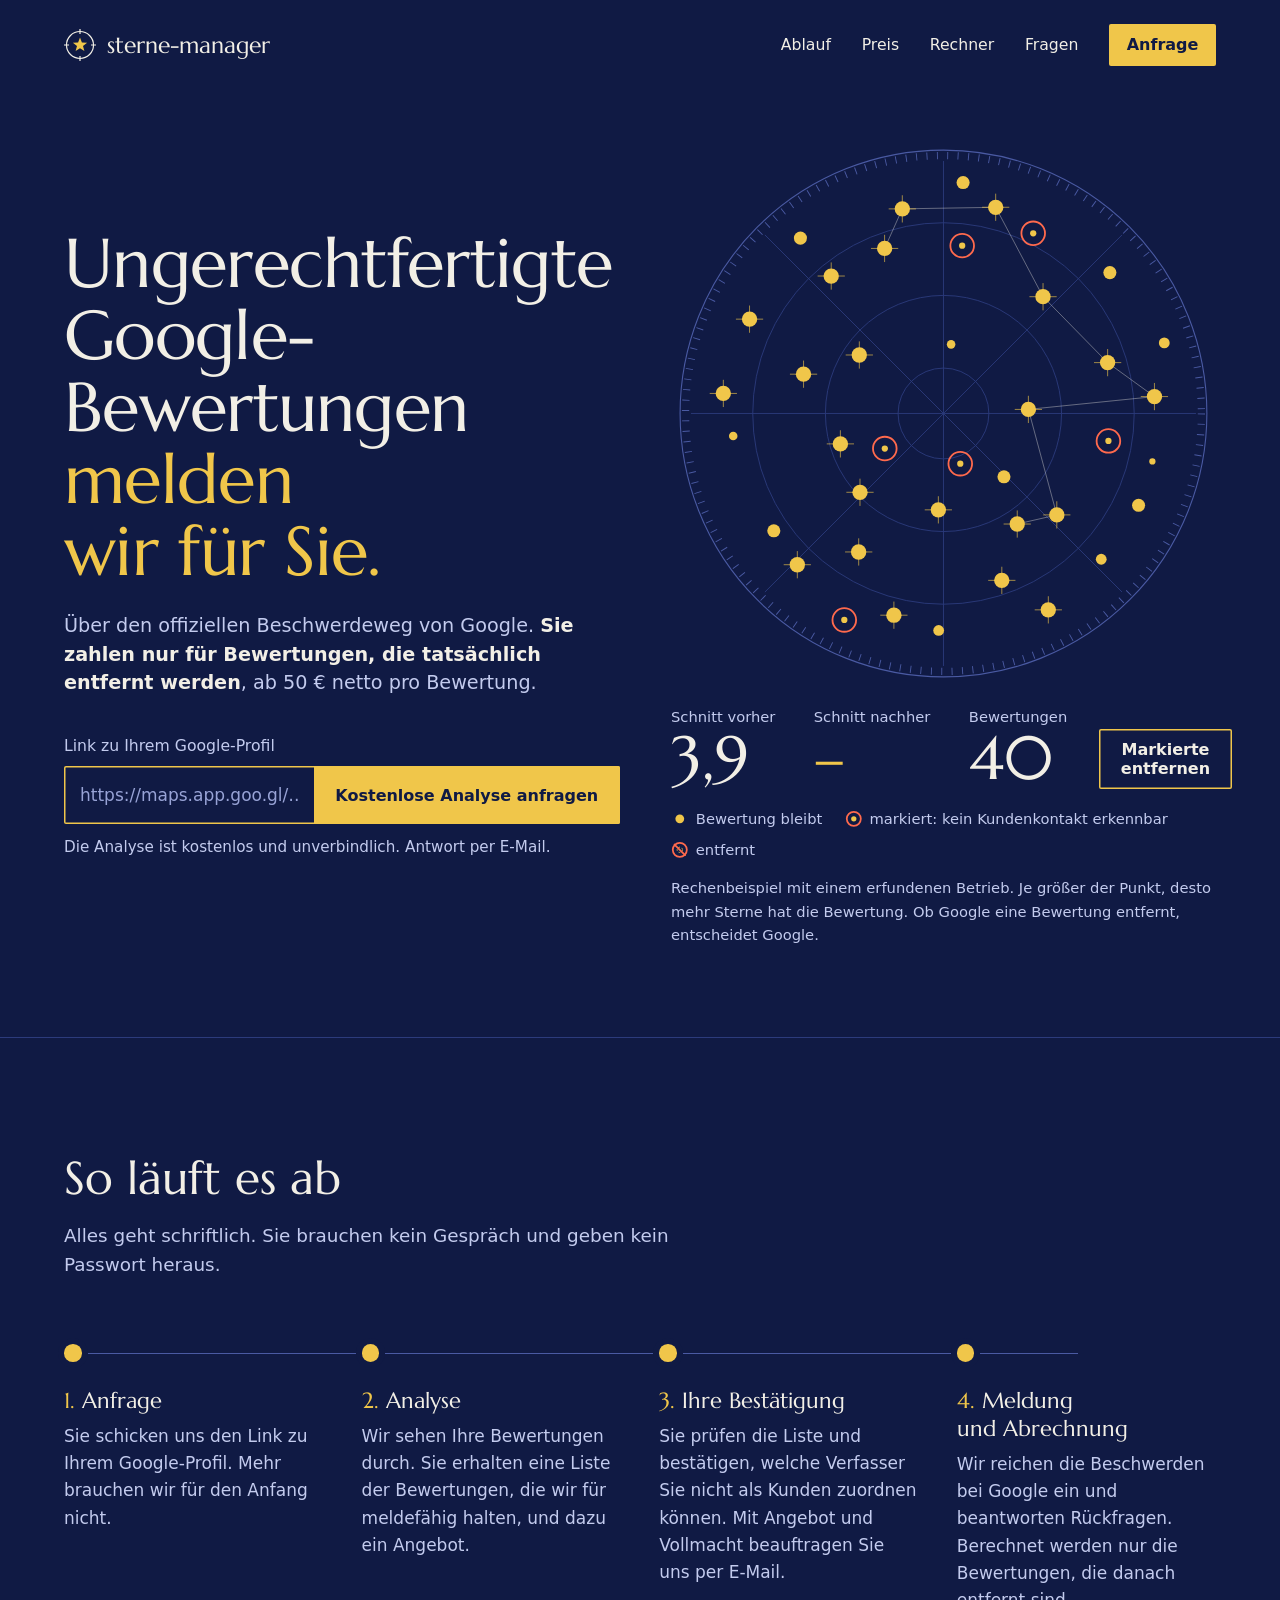
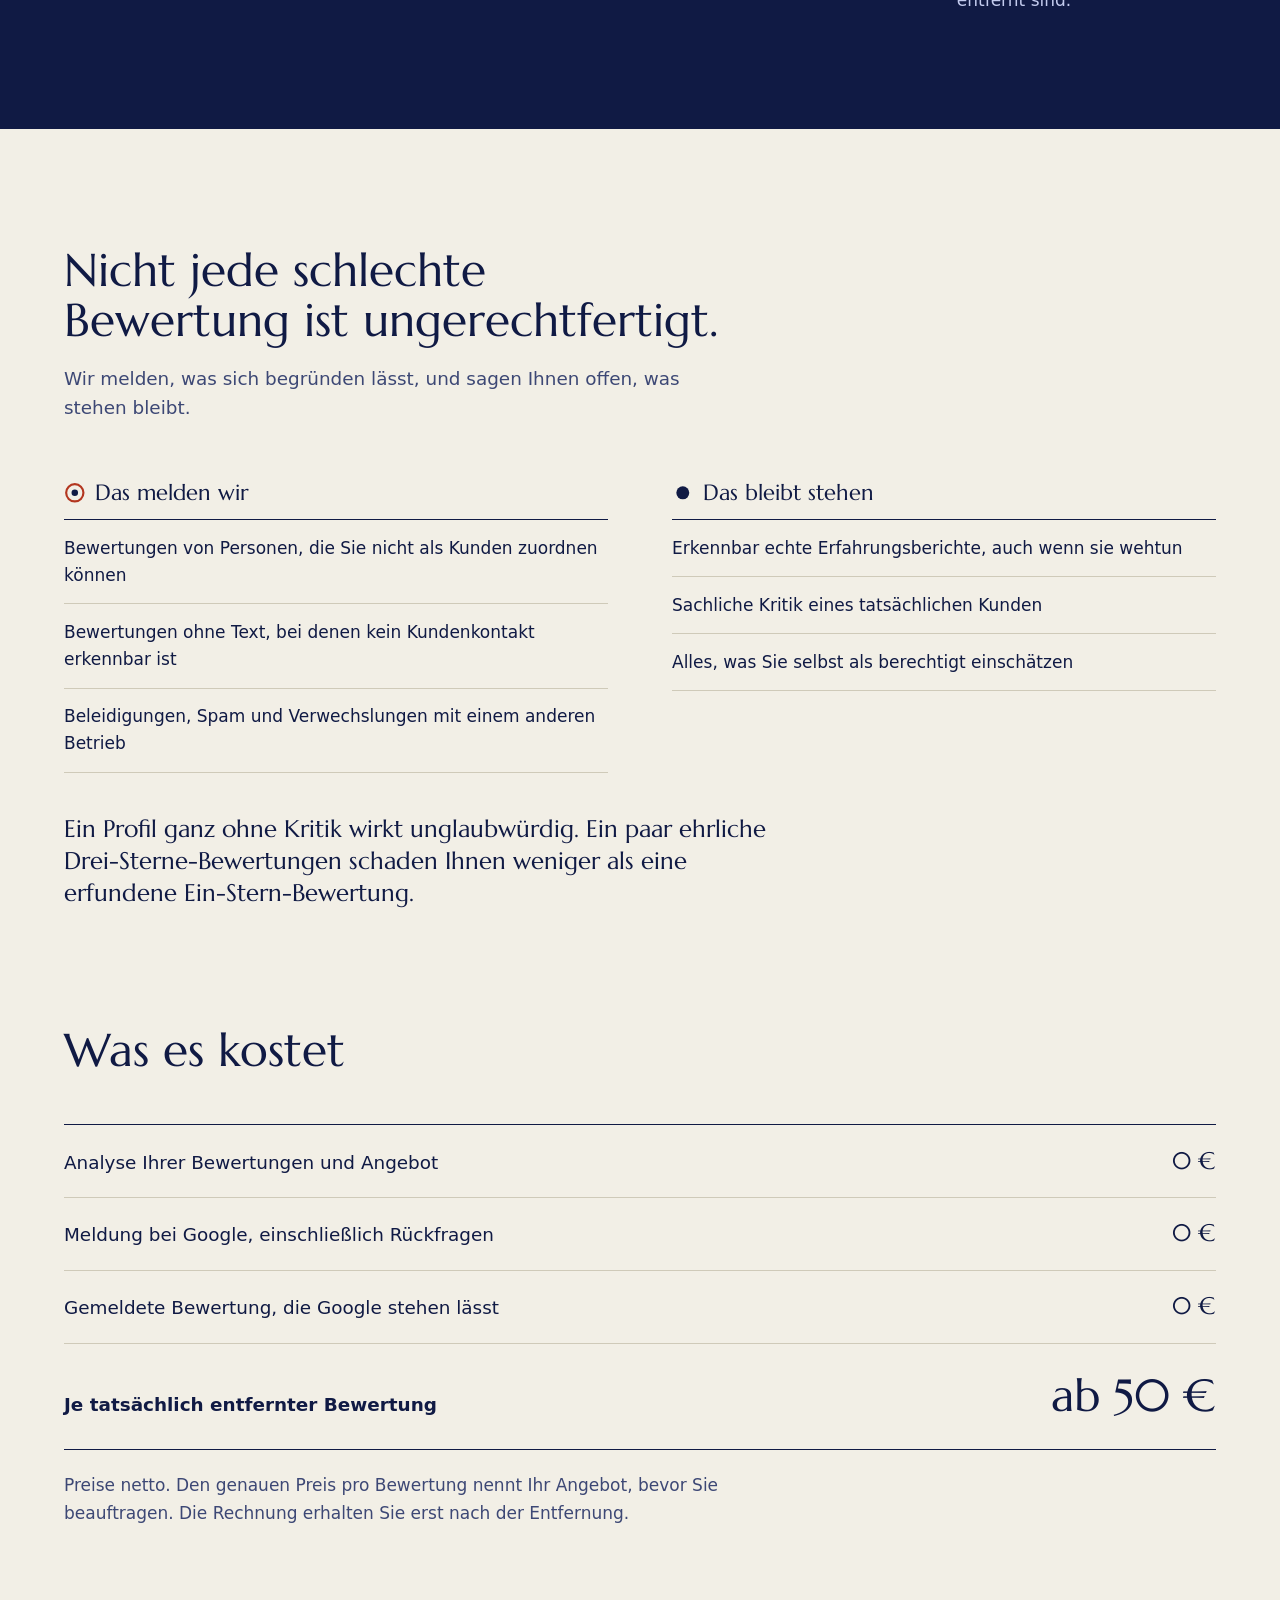
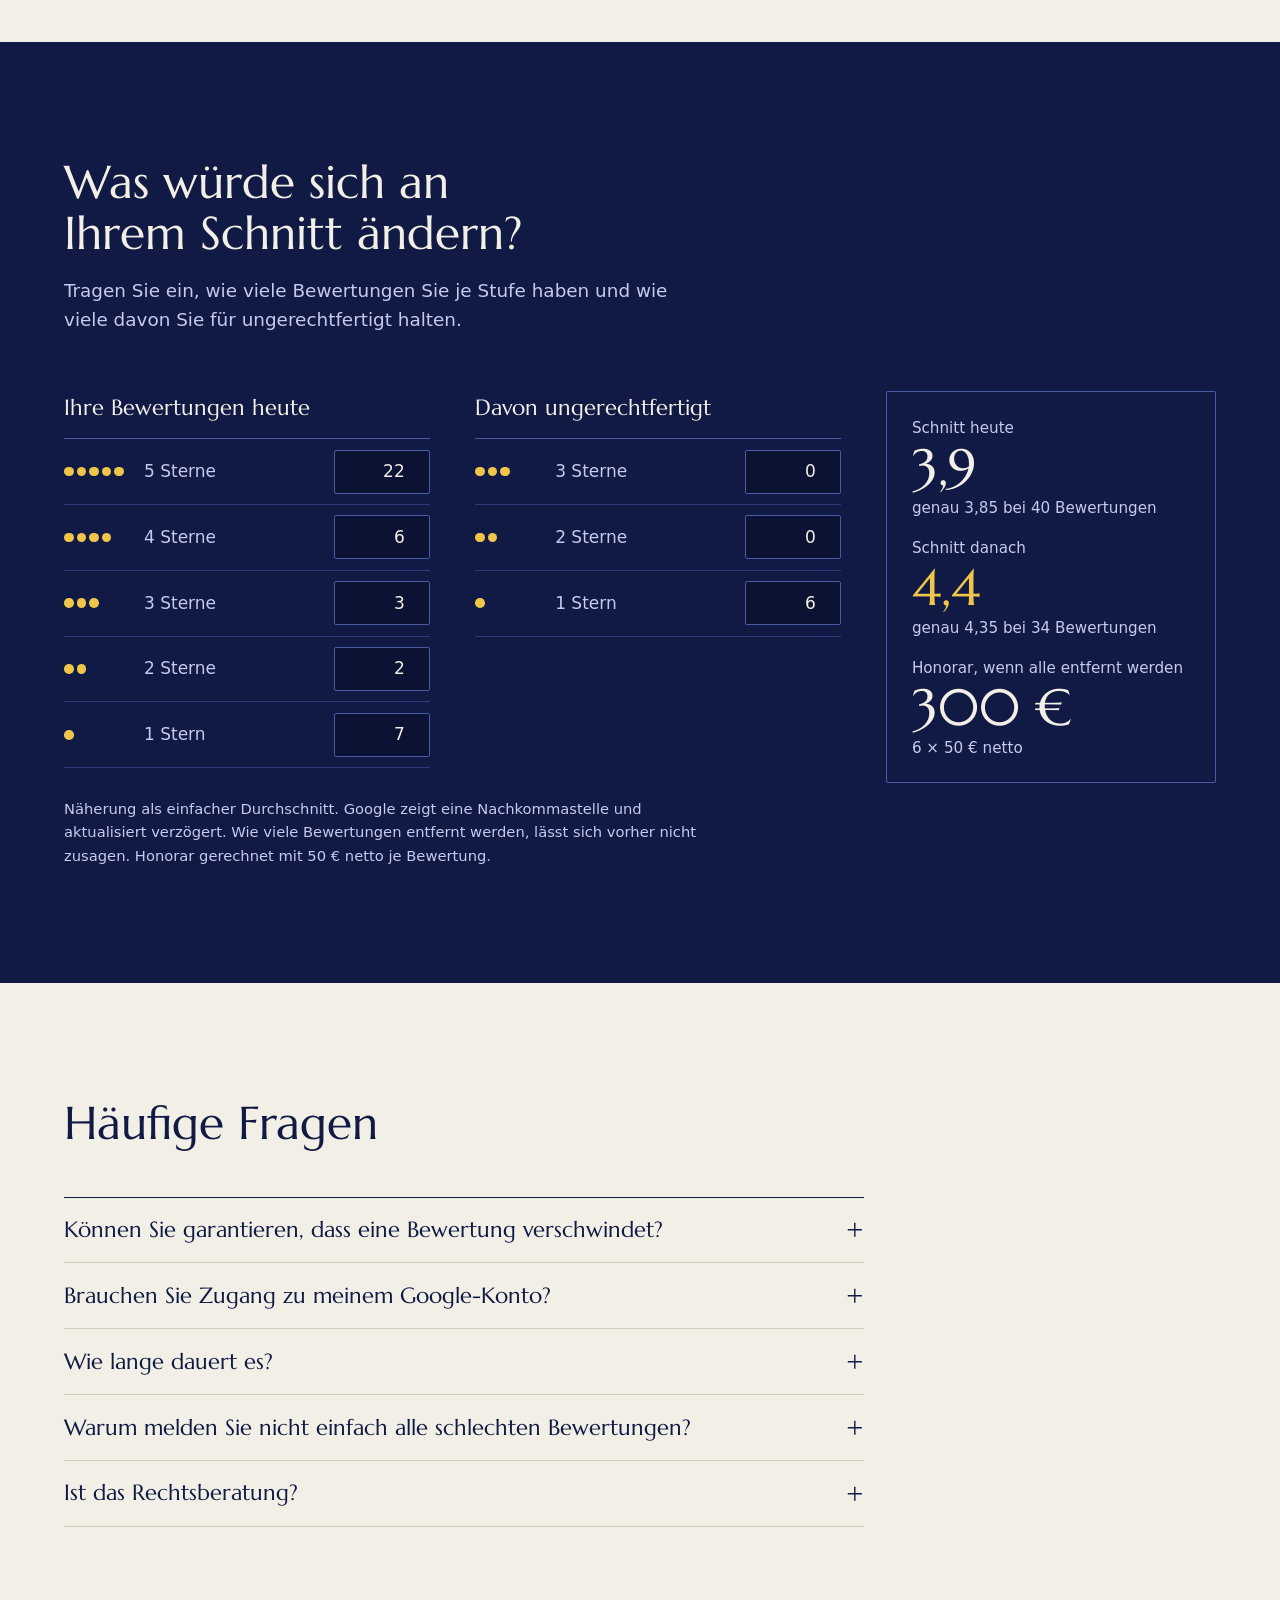
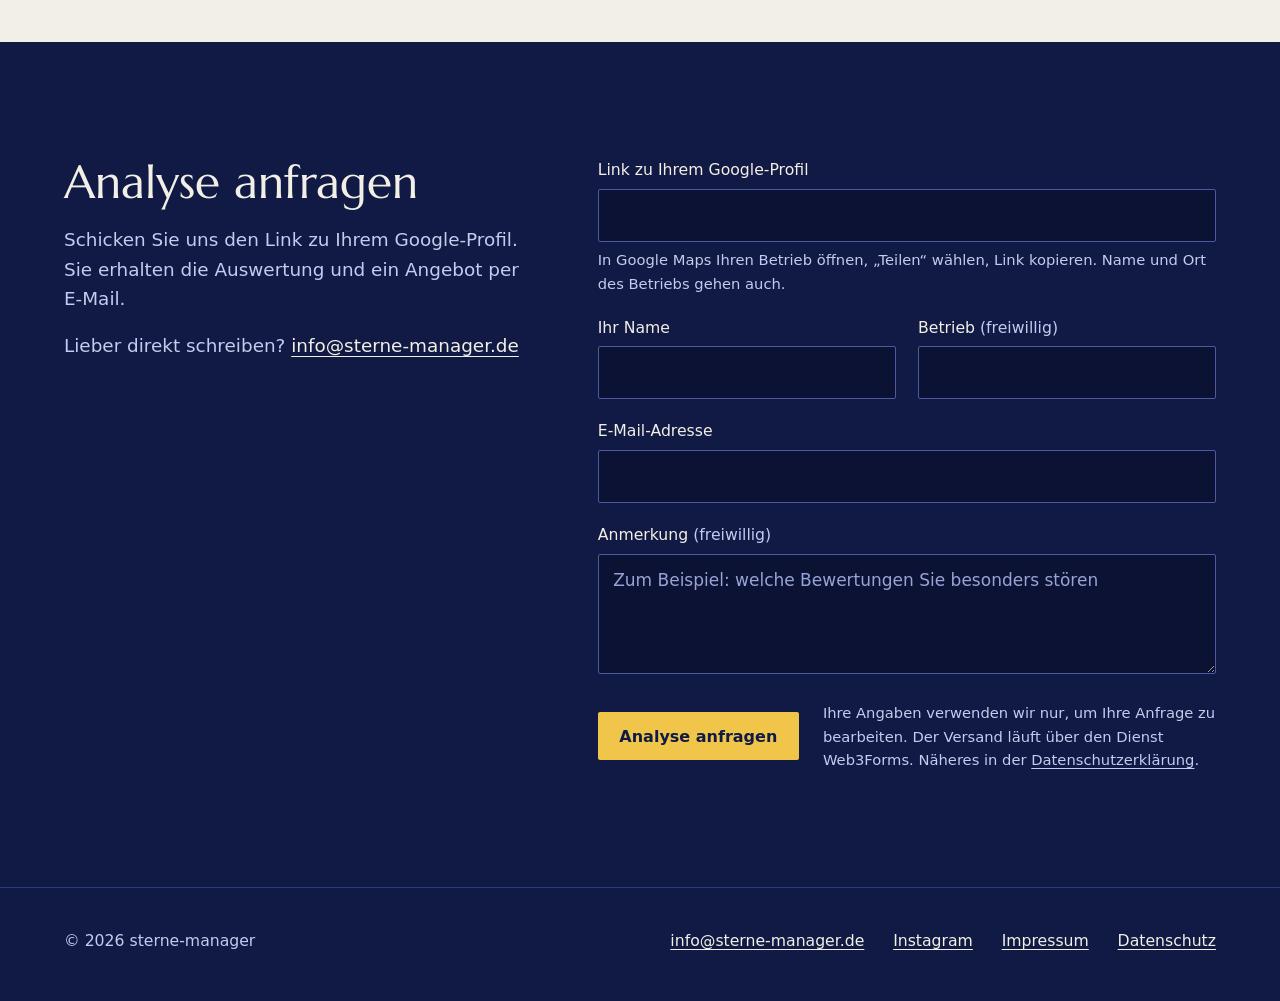
<file: index.html>
<!DOCTYPE html>
<html lang="de">
<head>
  <meta charset="UTF-8">
  <meta name="viewport" content="width=device-width, initial-scale=1">
  <title>sterne-manager | Ungerechtfertigte Google-Bewertungen melden lassen</title>
  <meta name="description" content="Wir melden ungerechtfertigte Google-Bewertungen über den offiziellen Beschwerdeweg von Google. Sie zahlen nur für tatsächlich entfernte Bewertungen, ab 50 € netto.">
  <link rel="canonical" href="https://sterne-manager.de/">
  <meta name="theme-color" content="#101a44">
  <meta property="og:type" content="website">
  <meta property="og:locale" content="de_DE">
  <meta property="og:url" content="https://sterne-manager.de/">
  <meta property="og:title" content="sterne-manager | Ungerechtfertigte Google-Bewertungen melden lassen">
  <meta property="og:description" content="Über den offiziellen Beschwerdeweg von Google. Sie zahlen nur für tatsächlich entfernte Bewertungen.">
  <meta property="og:image" content="https://sterne-manager.de/og-image.png">
  <meta property="og:image:width" content="1200">
  <meta property="og:image:height" content="630">
  <meta property="og:image:alt" content="sterne-manager: Ungerechtfertigte Google-Bewertungen melden wir für Sie.">
  <meta name="twitter:card" content="summary_large_image">
  <meta name="twitter:image" content="https://sterne-manager.de/og-image.png">
  <link rel="icon" href="favicon.svg" type="image/svg+xml">
  <link rel="stylesheet" href="styles.css">
  <script type="application/ld+json">
  {"@context":"https://schema.org","@type":"ProfessionalService","name":"sterne-manager","url":"https://sterne-manager.de/","email":"info@sterne-manager.de","areaServed":"DE","description":"Meldung ungerechtfertigter Google-Bewertungen über den offiziellen Beschwerdeweg von Google. Bezahlung nur für tatsächlich entfernte Bewertungen."}
  </script>
</head>
<body>
  <a class="sprung" href="#inhalt">Zum Inhalt springen</a>

  <header class="innen kopf">
    <a class="marke" href="./" aria-label="sterne-manager, Startseite">
      <svg viewBox="0 0 32 32" aria-hidden="true"><circle cx="16" cy="16" r="13.5" fill="none" stroke="#f2efe6" stroke-width="1.2"/><path d="M16 0v5M16 27v5M0 16h5M27 16h5" stroke="#f2efe6" stroke-width="1.2"/><path d="M16 8.5l1.9 4.9 5.2.3-4.1 3.3 1.4 5.1-4.4-2.9-4.4 2.9 1.4-5.1-4.1-3.3 5.2-.3z" fill="#f0c64a"/></svg>
      <span>sterne-manager</span>
    </a>
    <nav class="navi" aria-label="Hauptnavigation">
      <a href="#ablauf">Ablauf</a>
      <a href="#preis">Preis</a>
      <a href="#rechner">Rechner</a>
      <a href="#fragen">Fragen</a>
      <a class="knopf" href="#anfrage">Anfrage</a>
    </nav>
  </header>

  <main id="inhalt">
    <section class="innen auftakt">
      <div>
        <h1>Ungerechtfertigte Google-Bewertungen <em>melden wir für Sie.</em></h1>
        <p class="unter">Über den offiziellen Beschwerdeweg von Google. <strong>Sie zahlen nur für Bewertungen, die tatsächlich entfernt werden</strong>, ab 50&nbsp;€ netto pro Bewertung.</p>
        <form class="schnell" id="schnell" action="#anfrage">
          <label for="schnell-link">Link zu Ihrem Google-Profil</label>
          <div class="schnell-zeile">
            <input id="schnell-link" type="text" inputmode="url" autocomplete="off" placeholder="https://maps.app.goo.gl/…">
            <button class="knopf" type="submit">Kostenlose Analyse anfragen</button>
          </div>
          <p class="klein">Die Analyse ist kostenlos und unverbindlich. Antwort per E-Mail.</p>
        </form>
      </div>

      <div class="tafel">
        <svg class="karte" id="karte" viewBox="0 0 600 600" data-zustand="markiert" role="img" aria-labelledby="karte-titel">
          <title id="karte-titel">Rechenbeispiel als Sternkarte: 40 Bewertungen eines erfundenen Betriebs, sechs davon als ungerechtfertigt markiert.</title>
          <circle class="netz-rand" cx="300" cy="300" r="290"/>
          <circle class="teilung" cx="300" cy="300" r="284"/>
          <circle class="netz" cx="300" cy="300" r="210"/>
          <circle class="netz" cx="300" cy="300" r="130"/>
          <circle class="netz" cx="300" cy="300" r="50"/>
          <path class="netz" d="M300 22v556M22 300h556M103.4 103.4l393.2 393.2M103.4 496.6l393.2-393.2"/>
          <g id="karte-sterne"></g>
        </svg>
        <div class="ablesung">
          <dl>
            <div><dt>Schnitt vorher</dt><dd id="lese-vorher">3,9</dd></div>
            <div><dt>Schnitt nachher</dt><dd class="gold" id="lese-nachher" aria-live="polite">–</dd></div>
            <div><dt>Bewertungen</dt><dd id="lese-anzahl">40</dd></div>
          </dl>
          <button class="knopf knopf-linie" type="button" id="karte-knopf" aria-pressed="false">Markierte entfernen</button>
        </div>
        <ul class="legende">
          <li><svg viewBox="0 0 20 20" aria-hidden="true"><circle cx="10" cy="10" r="5" fill="#f0c64a"/></svg>Bewertung bleibt</li>
          <li><svg viewBox="0 0 20 20" aria-hidden="true"><circle cx="10" cy="10" r="3" fill="#f0c64a"/><circle cx="10" cy="10" r="8" fill="none" stroke="#ff6a4d" stroke-width="2"/></svg>markiert: kein Kundenkontakt erkennbar</li>
          <li><svg viewBox="0 0 20 20" aria-hidden="true"><circle cx="10" cy="10" r="3" fill="none" stroke="#f0c64a" stroke-dasharray="2 2"/><circle cx="10" cy="10" r="8" fill="none" stroke="#ff6a4d" stroke-width="2"/><path d="M4 4l12 12" stroke="#ff6a4d" stroke-width="2" stroke-linecap="round"/></svg>entfernt</li>
        </ul>
        <p class="hinweis">Rechenbeispiel mit einem erfundenen Betrieb. Je größer der Punkt, desto mehr Sterne hat die Bewertung. Ob Google eine Bewertung entfernt, entscheidet Google.</p>
      </div>
    </section>

    <section class="abschnitt linie-oben" id="ablauf">
      <div class="innen">
        <h2>So läuft es ab</h2>
        <p class="vorspann">Alles geht schriftlich. Sie brauchen kein Gespräch und geben kein Passwort heraus.</p>
        <ol class="ablauf">
          <li><h3>Anfrage</h3><p>Sie schicken uns den Link zu Ihrem Google-Profil. Mehr brauchen wir für den Anfang nicht.</p></li>
          <li><h3>Analyse</h3><p>Wir sehen Ihre Bewertungen durch. Sie erhalten eine Liste der Bewertungen, die wir für meldefähig halten, und dazu ein Angebot.</p></li>
          <li><h3>Ihre Bestätigung</h3><p>Sie prüfen die Liste und bestätigen, welche Verfasser Sie nicht als Kunden zuordnen können. Mit Angebot und Vollmacht beauftragen Sie uns per E-Mail.</p></li>
          <li><h3>Meldung und Abrechnung</h3><p>Wir reichen die Beschwerden bei Google ein und beantworten Rückfragen. Berechnet werden nur die Bewertungen, die danach entfernt sind.</p></li>
        </ol>
      </div>
    </section>

    <section class="abschnitt papier">
      <div class="innen">
        <h2>Nicht jede schlechte Bewertung ist ungerechtfertigt.</h2>
        <p class="vorspann">Wir melden, was sich begründen lässt, und sagen Ihnen offen, was stehen bleibt.</p>
        <div class="zwei">
          <div>
            <h3><svg viewBox="0 0 20 20" aria-hidden="true"><circle cx="10" cy="10" r="3" fill="#101a44"/><circle cx="10" cy="10" r="8" fill="none" stroke="#b3361f" stroke-width="2"/></svg>Das melden wir</h3>
            <ul>
              <li>Bewertungen von Personen, die Sie nicht als Kunden zuordnen können</li>
              <li>Bewertungen ohne Text, bei denen kein Kundenkontakt erkennbar ist</li>
              <li>Beleidigungen, Spam und Verwechslungen mit einem anderen Betrieb</li>
            </ul>
          </div>
          <div>
            <h3><svg viewBox="0 0 20 20" aria-hidden="true"><circle cx="10" cy="10" r="6" fill="#101a44"/></svg>Das bleibt stehen</h3>
            <ul>
              <li>Erkennbar echte Erfahrungsberichte, auch wenn sie wehtun</li>
              <li>Sachliche Kritik eines tatsächlichen Kunden</li>
              <li>Alles, was Sie selbst als berechtigt einschätzen</li>
            </ul>
          </div>
        </div>
        <p class="merksatz">Ein Profil ganz ohne Kritik wirkt unglaubwürdig. Ein paar ehrliche Drei-Sterne-Bewertungen schaden Ihnen weniger als eine erfundene Ein-Stern-Bewertung.</p>
      </div>
    </section>

    <section class="abschnitt papier anschluss" id="preis">
      <div class="innen">
        <h2>Was es kostet</h2>
        <table class="preise">
          <tbody>
            <tr><th scope="row">Analyse Ihrer Bewertungen und Angebot</th><td>0 €</td></tr>
            <tr><th scope="row">Meldung bei Google, einschließlich Rückfragen</th><td>0 €</td></tr>
            <tr><th scope="row">Gemeldete Bewertung, die Google stehen lässt</th><td>0 €</td></tr>
            <tr class="haupt"><th scope="row">Je tatsächlich entfernter Bewertung</th><td>ab 50 €</td></tr>
          </tbody>
        </table>
        <p class="preise-fuss">Preise netto. Den genauen Preis pro Bewertung nennt Ihr Angebot, bevor Sie beauftragen. Die Rechnung erhalten Sie erst nach der Entfernung.</p>
      </div>
    </section>

    <section class="abschnitt" id="rechner">
      <div class="innen">
        <h2>Was würde sich an Ihrem Schnitt ändern?</h2>
        <p class="vorspann">Tragen Sie ein, wie viele Bewertungen Sie je Stufe haben und wie viele davon Sie für ungerechtfertigt halten.</p>
        <form class="rechner" id="rechner-form" onsubmit="return false">
          <fieldset>
            <legend>Ihre Bewertungen heute</legend>
            <div class="feldzeile"><label for="r5"><span class="punkte" aria-hidden="true"><i></i><i></i><i></i><i></i><i></i></span>5 Sterne</label><input id="r5" type="number" min="0" step="1" inputmode="numeric" value="22" data-stufe="5"></div>
            <div class="feldzeile"><label for="r4"><span class="punkte" aria-hidden="true"><i></i><i></i><i></i><i></i></span>4 Sterne</label><input id="r4" type="number" min="0" step="1" inputmode="numeric" value="6" data-stufe="4"></div>
            <div class="feldzeile"><label for="r3"><span class="punkte" aria-hidden="true"><i></i><i></i><i></i></span>3 Sterne</label><input id="r3" type="number" min="0" step="1" inputmode="numeric" value="3" data-stufe="3"></div>
            <div class="feldzeile"><label for="r2"><span class="punkte" aria-hidden="true"><i></i><i></i></span>2 Sterne</label><input id="r2" type="number" min="0" step="1" inputmode="numeric" value="2" data-stufe="2"></div>
            <div class="feldzeile"><label for="r1"><span class="punkte" aria-hidden="true"><i></i></span>1 Stern</label><input id="r1" type="number" min="0" step="1" inputmode="numeric" value="7" data-stufe="1"></div>
          </fieldset>
          <fieldset>
            <legend>Davon ungerechtfertigt</legend>
            <div class="feldzeile"><label for="w3"><span class="punkte" aria-hidden="true"><i></i><i></i><i></i></span>3 Sterne</label><input id="w3" type="number" min="0" step="1" inputmode="numeric" value="0" data-weg="3"></div>
            <div class="feldzeile"><label for="w2"><span class="punkte" aria-hidden="true"><i></i><i></i></span>2 Sterne</label><input id="w2" type="number" min="0" step="1" inputmode="numeric" value="0" data-weg="2"></div>
            <div class="feldzeile"><label for="w1"><span class="punkte" aria-hidden="true"><i></i></span>1 Stern</label><input id="w1" type="number" min="0" step="1" inputmode="numeric" value="6" data-weg="1"></div>
          </fieldset>
          <div class="ergebnis" aria-live="polite">
            <dl>
              <div><dt>Schnitt heute</dt><dd id="e-heute">–</dd></div>
              <div><dt>Schnitt danach</dt><dd class="gold" id="e-danach">–</dd></div>
              <div><dt>Honorar, wenn alle entfernt werden</dt><dd id="e-honorar">–</dd></div>
            </dl>
          </div>
        </form>
        <p class="hinweis">Näherung als einfacher Durchschnitt. Google zeigt eine Nachkommastelle und aktualisiert verzögert. Wie viele Bewertungen entfernt werden, lässt sich vorher nicht zusagen. Honorar gerechnet mit 50&nbsp;€ netto je Bewertung.</p>
      </div>
    </section>

    <section class="abschnitt papier" id="fragen">
      <div class="innen">
        <h2>Häufige Fragen</h2>
        <div class="fragen">
          <details>
            <summary>Können Sie garantieren, dass eine Bewertung verschwindet?<svg viewBox="0 0 20 20" aria-hidden="true"><path d="M10 2v16M2 10h16" stroke="#101a44" stroke-width="1.6"/></svg></summary>
            <p>Nein. Über jede Beschwerde entscheidet Google. Deshalb zahlen Sie nur für Bewertungen, die tatsächlich entfernt wurden.</p>
          </details>
          <details>
            <summary>Brauchen Sie Zugang zu meinem Google-Konto?<svg viewBox="0 0 20 20" aria-hidden="true"><path d="M10 2v16M2 10h16" stroke="#101a44" stroke-width="1.6"/></svg></summary>
            <p>Nein. Wir brauchen kein Passwort und keinen Zugriff auf Ihr Unternehmensprofil. Sie erteilen uns eine Vollmacht, mit der wir die Beschwerden in Ihrem Namen einreichen.</p>
          </details>
          <details>
            <summary>Wie lange dauert es?<svg viewBox="0 0 20 20" aria-hidden="true"><path d="M10 2v16M2 10h16" stroke="#101a44" stroke-width="1.6"/></svg></summary>
            <p>Das hängt davon ab, wie schnell Google die Beschwerden bearbeitet, und lässt sich nicht verlässlich vorhersagen. Wir melden uns, sobald ein Ergebnis vorliegt.</p>
          </details>
          <details>
            <summary>Warum melden Sie nicht einfach alle schlechten Bewertungen?<svg viewBox="0 0 20 20" aria-hidden="true"><path d="M10 2v16M2 10h16" stroke="#101a44" stroke-width="1.6"/></svg></summary>
            <p>Weil eine Beschwerde eine Begründung braucht, die stimmt. Echte Erfahrungsberichte tatsächlicher Kunden melden wir nicht. Außerdem wirkt ein Profil ganz ohne Kritik unglaubwürdig.</p>
          </details>
          <details>
            <summary>Ist das Rechtsberatung?<svg viewBox="0 0 20 20" aria-hidden="true"><path d="M10 2v16M2 10h16" stroke="#101a44" stroke-width="1.6"/></svg></summary>
            <p>Nein. Wir nutzen das Formular, das Google für Beschwerden bereitstellt, und geben keine Rechtsberatung. Für rechtliche Fragen wenden Sie sich bitte an eine Anwältin oder einen Anwalt.</p>
          </details>
        </div>
      </div>
    </section>

    <section class="abschnitt" id="anfrage">
      <div class="innen anfrage">
        <div>
          <h2>Analyse anfragen</h2>
          <p class="vorspann">Schicken Sie uns den Link zu Ihrem Google-Profil. Sie erhalten die Auswertung und ein Angebot per E-Mail.</p>
          <p class="vorspann">Lieber direkt schreiben? <a href="mailto:info@sterne-manager.de">info@sterne-manager.de</a></p>
        </div>
        <form class="formular" action="https://api.web3forms.com/submit" method="POST">
          <input type="hidden" name="access_key" value="62d934c4-db51-422a-b185-8ed86e6a241e">
          <input type="hidden" name="subject" value="Neue Anfrage über sterne-manager.de">
          <input type="hidden" name="from_name" value="sterne-manager.de Anfrage">
          <input type="hidden" name="redirect" value="https://sterne-manager.de/danke.html">
          <input class="honig" type="checkbox" name="botcheck" tabindex="-1" autocomplete="off" aria-hidden="true">
          <div class="voll">
            <label for="profil">Link zu Ihrem Google-Profil</label>
            <input id="profil" name="Google-Profil" type="text" inputmode="url" autocomplete="off" required aria-describedby="profil-hilfe">
            <p class="hilfe" id="profil-hilfe">In Google Maps Ihren Betrieb öffnen, „Teilen“ wählen, Link kopieren. Name und Ort des Betriebs gehen auch.</p>
          </div>
          <div>
            <label for="name">Ihr Name</label>
            <input id="name" name="Name" type="text" autocomplete="name" required>
          </div>
          <div>
            <label for="firma">Betrieb <span>(freiwillig)</span></label>
            <input id="firma" name="Betrieb" type="text" autocomplete="organization">
          </div>
          <div class="voll">
            <label for="email">E-Mail-Adresse</label>
            <input id="email" name="email" type="email" autocomplete="email" required>
          </div>
          <div class="voll">
            <label for="nachricht">Anmerkung <span>(freiwillig)</span></label>
            <textarea id="nachricht" name="Nachricht" placeholder="Zum Beispiel: welche Bewertungen Sie besonders stören"></textarea>
          </div>
          <div class="voll abschluss">
            <button class="knopf" type="submit">Analyse anfragen</button>
            <p>Ihre Angaben verwenden wir nur, um Ihre Anfrage zu bearbeiten. Der Versand läuft über den Dienst Web3Forms. Näheres in der <a href="datenschutz.html">Datenschutzerklärung</a>.</p>
          </div>
        </form>
      </div>
    </section>
  </main>

  <footer class="fuss">
    <div class="innen">
      <p>© 2026 sterne-manager</p>
      <nav aria-label="Rechtliches und Kontakt">
        <a href="mailto:info@sterne-manager.de">info@sterne-manager.de</a>
        <a href="https://www.instagram.com/sterne.manager/" rel="noopener">Instagram</a>
        <a href="impressum.html">Impressum</a>
        <a href="datenschutz.html">Datenschutz</a>
      </nav>
    </div>
  </footer>

  <script src="script.js" defer></script>
  <script data-goatcounter="https://sterne-manager.goatcounter.com/count" async src="https://gc.zgo.at/count.js"></script>
</body>
</html>
</file>
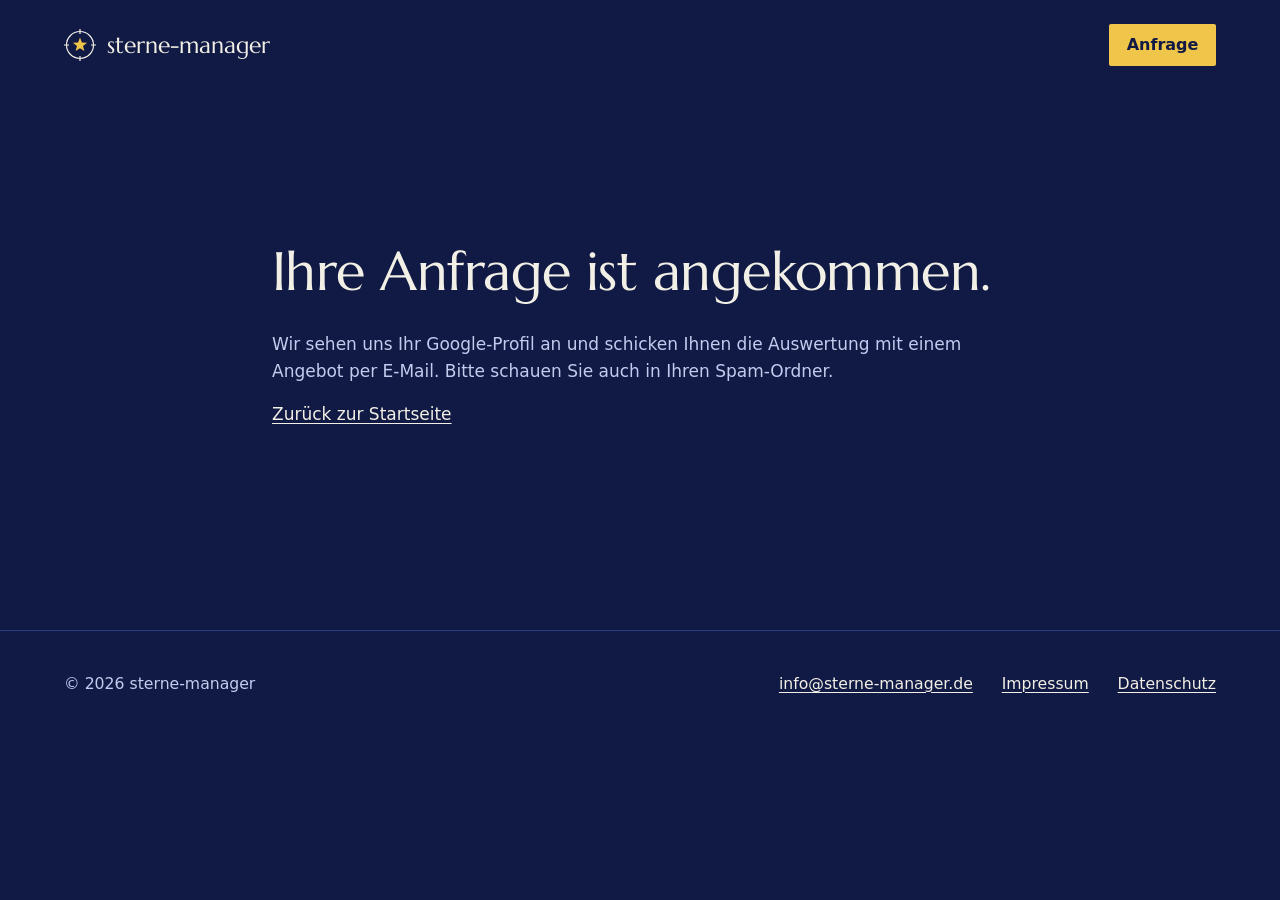
<file: danke.html>
<!DOCTYPE html>
<html lang="de">
<head>
  <meta charset="UTF-8">
  <meta name="viewport" content="width=device-width, initial-scale=1">
  <title>Anfrage gesendet | sterne-manager</title>
  <meta name="robots" content="noindex, nofollow">
  <meta name="theme-color" content="#101a44">
  <link rel="icon" href="/favicon.svg" type="image/svg+xml">
  <link rel="stylesheet" href="/styles.css">
</head>
<body>
  <a class="sprung" href="#inhalt">Zum Inhalt springen</a>
  <header class="innen kopf">
    <a class="marke" href="/" aria-label="sterne-manager, Startseite"><svg viewBox="0 0 32 32" aria-hidden="true"><circle cx="16" cy="16" r="13.5" fill="none" stroke="#f2efe6" stroke-width="1.2"/><path d="M16 0v5M16 27v5M0 16h5M27 16h5" stroke="#f2efe6" stroke-width="1.2"/><path d="M16 8.5l1.9 4.9 5.2.3-4.1 3.3 1.4 5.1-4.4-2.9-4.4 2.9 1.4-5.1-4.1-3.3 5.2-.3z" fill="#f0c64a"/></svg><span>sterne-manager</span></a>
    <nav class="navi" aria-label="Hauptnavigation"><a class="knopf" href="/#anfrage">Anfrage</a></nav>
  </header>
  <main id="inhalt" class="text-seite danke">
    <div class="innen">
      <h1>Ihre Anfrage ist angekommen.</h1>
      <p>Wir sehen uns Ihr Google-Profil an und schicken Ihnen die Auswertung mit einem Angebot per E-Mail. Bitte schauen Sie auch in Ihren Spam-Ordner.</p>
      <p><a href="/">Zurück zur Startseite</a></p>
    </div>
  </main>
  <footer class="fuss">
    <div class="innen">
      <p>© 2026 sterne-manager</p>
      <nav aria-label="Rechtliches und Kontakt">
        <a href="mailto:info@sterne-manager.de">info@sterne-manager.de</a>
        <a href="/impressum.html">Impressum</a>
        <a href="/datenschutz.html">Datenschutz</a>
      </nav>
    </div>
  </footer>
</body>
</html>
</file>
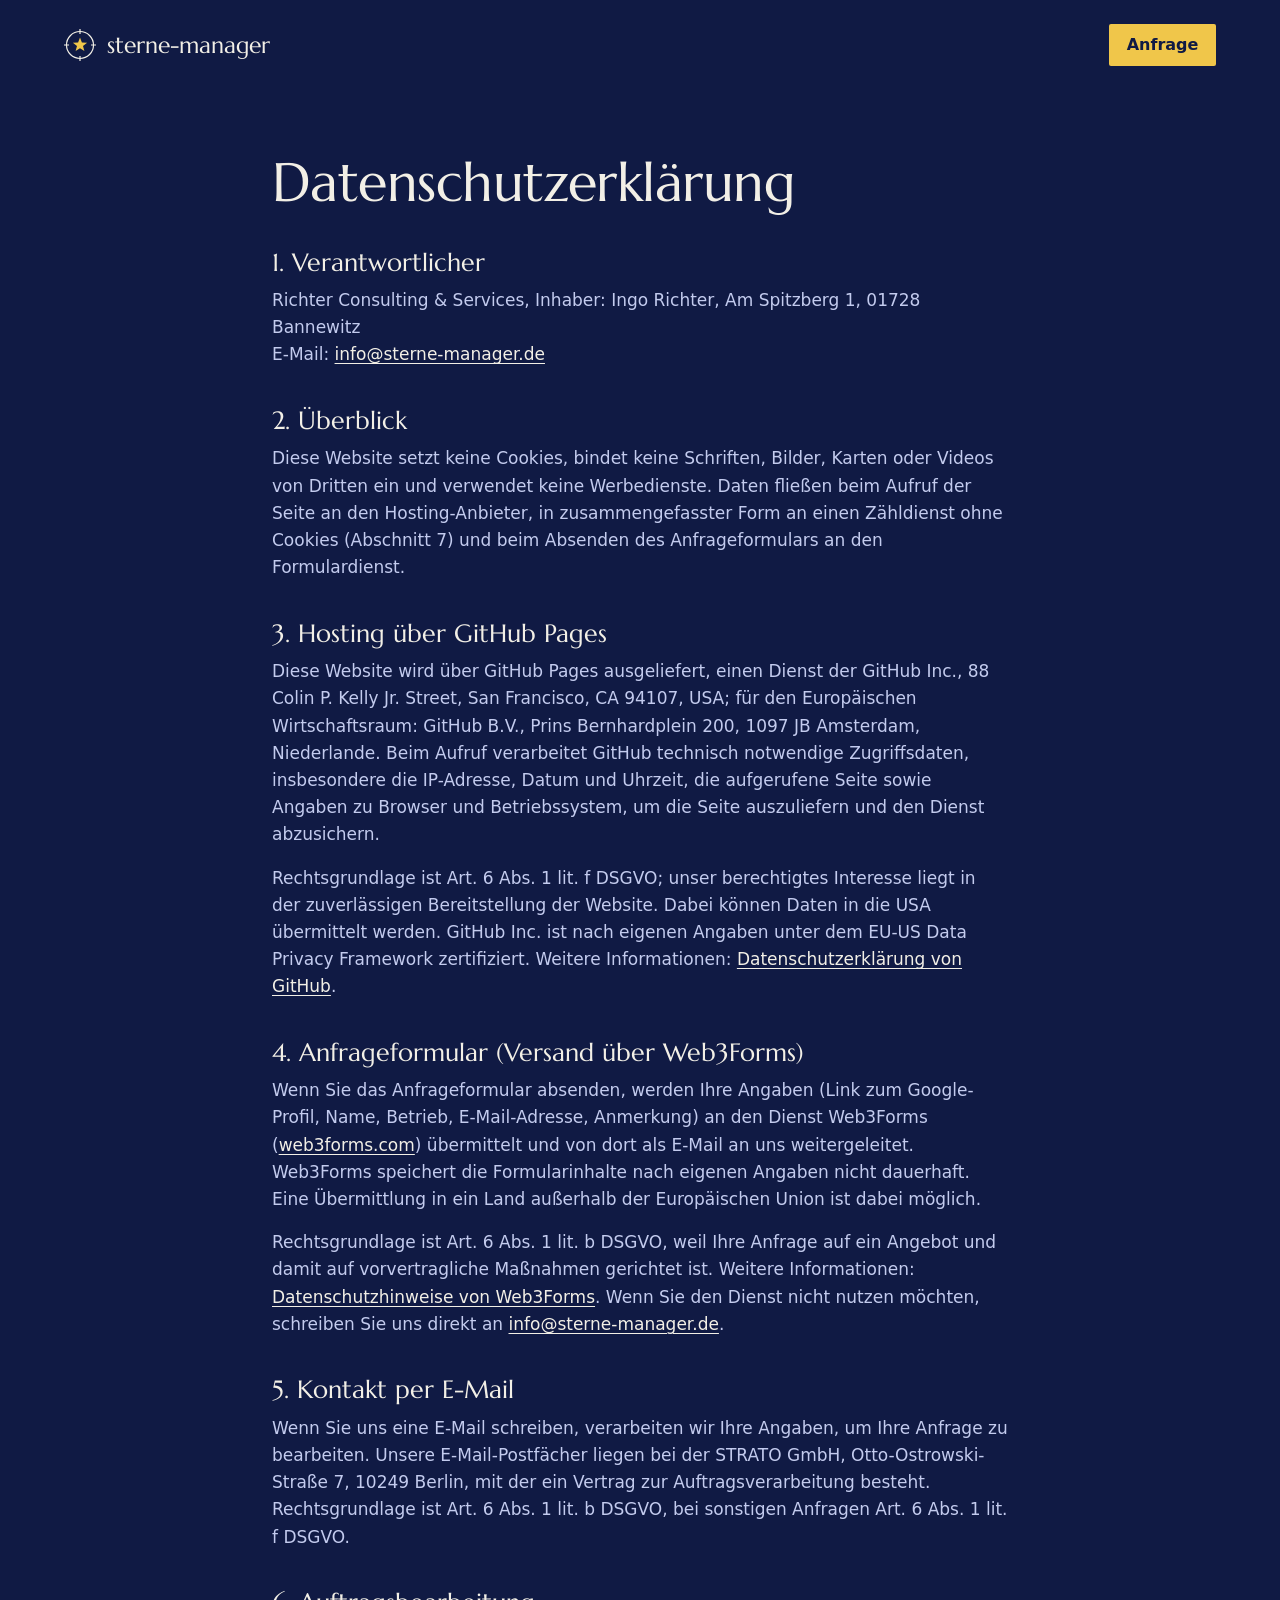
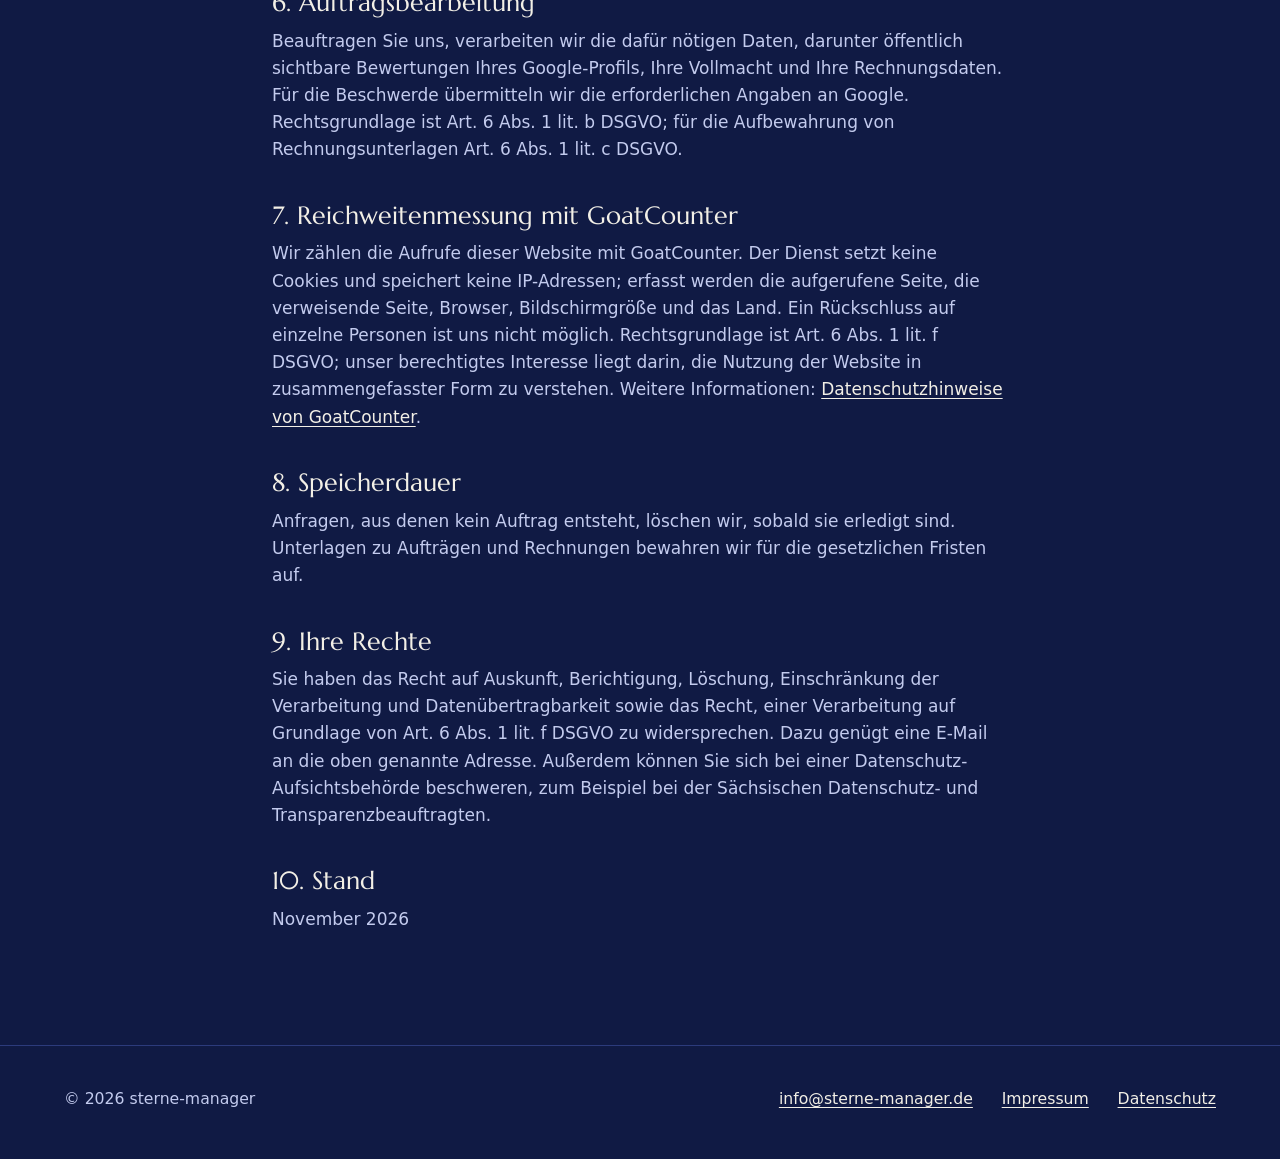
<file: datenschutz.html>
<!DOCTYPE html>
<html lang="de">
<head>
  <meta charset="UTF-8">
  <meta name="viewport" content="width=device-width, initial-scale=1">
  <title>Datenschutzerklärung | sterne-manager</title>
  <meta name="robots" content="noindex, follow">
  <meta name="theme-color" content="#101a44">
  <link rel="icon" href="/favicon.svg" type="image/svg+xml">
  <link rel="stylesheet" href="/styles.css">
</head>
<body>
  <a class="sprung" href="#inhalt">Zum Inhalt springen</a>
  <header class="innen kopf">
    <a class="marke" href="/" aria-label="sterne-manager, Startseite"><svg viewBox="0 0 32 32" aria-hidden="true"><circle cx="16" cy="16" r="13.5" fill="none" stroke="#f2efe6" stroke-width="1.2"/><path d="M16 0v5M16 27v5M0 16h5M27 16h5" stroke="#f2efe6" stroke-width="1.2"/><path d="M16 8.5l1.9 4.9 5.2.3-4.1 3.3 1.4 5.1-4.4-2.9-4.4 2.9 1.4-5.1-4.1-3.3 5.2-.3z" fill="#f0c64a"/></svg><span>sterne-manager</span></a>
    <nav class="navi" aria-label="Hauptnavigation"><a class="knopf" href="/#anfrage">Anfrage</a></nav>
  </header>
  <main id="inhalt" class="text-seite">
    <div class="innen">
      <h1>Datenschutz&shy;erklärung</h1>
      <h2>1. Verantwortlicher</h2>
      <p>Richter Consulting &amp; Services, Inhaber: Ingo Richter, Am Spitzberg 1, 01728 Bannewitz<br>E-Mail: <a href="mailto:info@sterne-manager.de">info@sterne-manager.de</a></p>
      <h2>2. Überblick</h2>
      <p>Diese Website setzt keine Cookies, bindet keine Schriften, Bilder, Karten oder Videos von Dritten ein und verwendet keine Werbedienste. Daten fließen beim Aufruf der Seite an den Hosting-Anbieter, in zusammengefasster Form an einen Zähldienst ohne Cookies (Abschnitt 7) und beim Absenden des Anfrageformulars an den Formulardienst.</p>
      <h2>3. Hosting über GitHub Pages</h2>
      <p>Diese Website wird über GitHub Pages ausgeliefert, einen Dienst der GitHub Inc., 88 Colin P. Kelly Jr. Street, San Francisco, CA 94107, USA; für den Europäischen Wirtschaftsraum: GitHub B.V., Prins Bernhardplein 200, 1097 JB Amsterdam, Niederlande. Beim Aufruf verarbeitet GitHub technisch notwendige Zugriffsdaten, insbesondere die IP-Adresse, Datum und Uhrzeit, die aufgerufene Seite sowie Angaben zu Browser und Betriebssystem, um die Seite auszuliefern und den Dienst abzusichern.</p>
      <p>Rechtsgrundlage ist Art. 6 Abs. 1 lit. f DSGVO; unser berechtigtes Interesse liegt in der zuverlässigen Bereitstellung der Website. Dabei können Daten in die USA übermittelt werden. GitHub Inc. ist nach eigenen Angaben unter dem EU-US Data Privacy Framework zertifiziert. Weitere Informationen: <a href="https://docs.github.com/de/site-policy/privacy-policies/github-general-privacy-statement" rel="noopener">Datenschutzerklärung von GitHub</a>.</p>
      <h2>4. Anfrageformular (Versand über Web3Forms)</h2>
      <p>Wenn Sie das Anfrageformular absenden, werden Ihre Angaben (Link zum Google-Profil, Name, Betrieb, E-Mail-Adresse, Anmerkung) an den Dienst Web3Forms (<a href="https://web3forms.com" rel="noopener">web3forms.com</a>) übermittelt und von dort als E-Mail an uns weitergeleitet. Web3Forms speichert die Formularinhalte nach eigenen Angaben nicht dauerhaft. Eine Übermittlung in ein Land außerhalb der Europäischen Union ist dabei möglich.</p>
      <p>Rechtsgrundlage ist Art. 6 Abs. 1 lit. b DSGVO, weil Ihre Anfrage auf ein Angebot und damit auf vorvertragliche Maßnahmen gerichtet ist. Weitere Informationen: <a href="https://web3forms.com/privacy-policy" rel="noopener">Datenschutzhinweise von Web3Forms</a>. Wenn Sie den Dienst nicht nutzen möchten, schreiben Sie uns direkt an <a href="mailto:info@sterne-manager.de">info@sterne-manager.de</a>.</p>
      <h2>5. Kontakt per E-Mail</h2>
      <p>Wenn Sie uns eine E-Mail schreiben, verarbeiten wir Ihre Angaben, um Ihre Anfrage zu bearbeiten. Unsere E-Mail-Postfächer liegen bei der STRATO GmbH, Otto-Ostrowski-Straße 7, 10249 Berlin, mit der ein Vertrag zur Auftragsverarbeitung besteht. Rechtsgrundlage ist Art. 6 Abs. 1 lit. b DSGVO, bei sonstigen Anfragen Art. 6 Abs. 1 lit. f DSGVO.</p>
      <h2>6. Auftragsbearbeitung</h2>
      <p>Beauftragen Sie uns, verarbeiten wir die dafür nötigen Daten, darunter öffentlich sichtbare Bewertungen Ihres Google-Profils, Ihre Vollmacht und Ihre Rechnungsdaten. Für die Beschwerde übermitteln wir die erforderlichen Angaben an Google. Rechtsgrundlage ist Art. 6 Abs. 1 lit. b DSGVO; für die Aufbewahrung von Rechnungsunterlagen Art. 6 Abs. 1 lit. c DSGVO.</p>
      <h2>7. Reichweitenmessung mit GoatCounter</h2>
      <p>Wir zählen die Aufrufe dieser Website mit GoatCounter. Der Dienst setzt keine Cookies und speichert keine IP-Adressen; erfasst werden die aufgerufene Seite, die verweisende Seite, Browser, Bildschirmgröße und das Land. Ein Rückschluss auf einzelne Personen ist uns nicht möglich. Rechtsgrundlage ist Art. 6 Abs. 1 lit. f DSGVO; unser berechtigtes Interesse liegt darin, die Nutzung der Website in zusammengefasster Form zu verstehen. Weitere Informationen: <a href="https://www.goatcounter.com/help/privacy" rel="noopener">Datenschutzhinweise von GoatCounter</a>.</p>
      <h2>8. Speicherdauer</h2>
      <p>Anfragen, aus denen kein Auftrag entsteht, löschen wir, sobald sie erledigt sind. Unterlagen zu Aufträgen und Rechnungen bewahren wir für die gesetzlichen Fristen auf.</p>
      <h2>9. Ihre Rechte</h2>
      <p>Sie haben das Recht auf Auskunft, Berichtigung, Löschung, Einschränkung der Verarbeitung und Datenübertragbarkeit sowie das Recht, einer Verarbeitung auf Grundlage von Art. 6 Abs. 1 lit. f DSGVO zu widersprechen. Dazu genügt eine E-Mail an die oben genannte Adresse. Außerdem können Sie sich bei einer Datenschutz-Aufsichtsbehörde beschweren, zum Beispiel bei der Sächsischen Datenschutz- und Transparenzbeauftragten.</p>
      <h2>10. Stand</h2>
      <p>November 2026</p>
    </div>
  </main>
  <footer class="fuss">
    <div class="innen">
      <p>© 2026 sterne-manager</p>
      <nav aria-label="Rechtliches und Kontakt">
        <a href="mailto:info@sterne-manager.de">info@sterne-manager.de</a>
        <a href="/impressum.html">Impressum</a>
        <a href="/datenschutz.html">Datenschutz</a>
      </nav>
    </div>
  </footer>
</body>
</html>
</file>
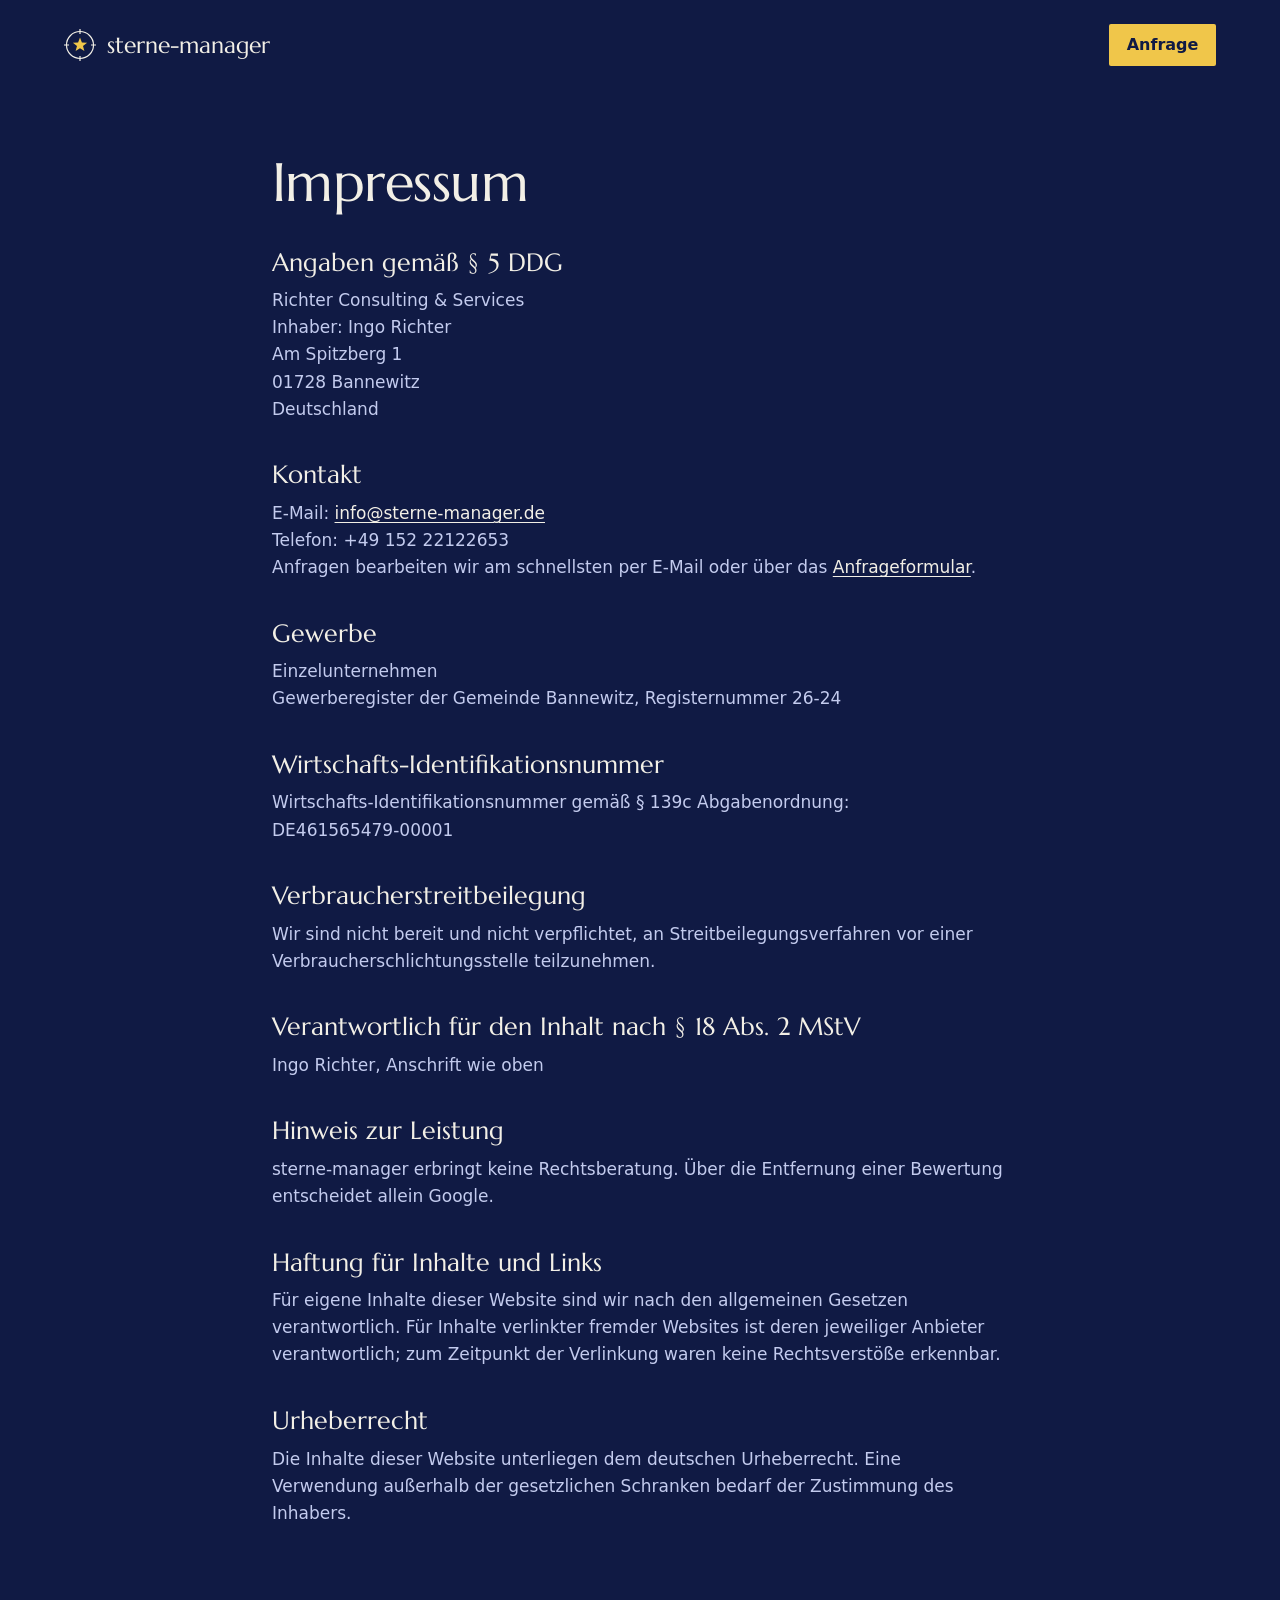
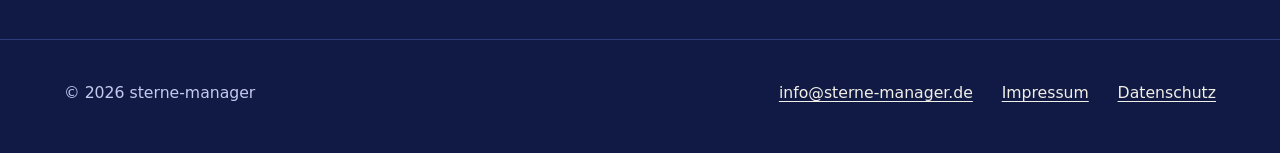
<file: impressum.html>
<!DOCTYPE html>
<html lang="de">
<head>
  <meta charset="UTF-8">
  <meta name="viewport" content="width=device-width, initial-scale=1">
  <title>Impressum | sterne-manager</title>
  <meta name="robots" content="noindex, follow">
  <meta name="theme-color" content="#101a44">
  <link rel="icon" href="/favicon.svg" type="image/svg+xml">
  <link rel="stylesheet" href="/styles.css">
</head>
<body>
  <a class="sprung" href="#inhalt">Zum Inhalt springen</a>
  <header class="innen kopf">
    <a class="marke" href="/" aria-label="sterne-manager, Startseite"><svg viewBox="0 0 32 32" aria-hidden="true"><circle cx="16" cy="16" r="13.5" fill="none" stroke="#f2efe6" stroke-width="1.2"/><path d="M16 0v5M16 27v5M0 16h5M27 16h5" stroke="#f2efe6" stroke-width="1.2"/><path d="M16 8.5l1.9 4.9 5.2.3-4.1 3.3 1.4 5.1-4.4-2.9-4.4 2.9 1.4-5.1-4.1-3.3 5.2-.3z" fill="#f0c64a"/></svg><span>sterne-manager</span></a>
    <nav class="navi" aria-label="Hauptnavigation"><a class="knopf" href="/#anfrage">Anfrage</a></nav>
  </header>
  <main id="inhalt" class="text-seite">
    <div class="innen">
      <h1>Impressum</h1>
      <h2>Angaben gemäß § 5 DDG</h2>
      <p>Richter Consulting &amp; Services<br>Inhaber: Ingo Richter<br>Am Spitzberg 1<br>01728 Bannewitz<br>Deutschland</p>
      <h2>Kontakt</h2>
      <p>E-Mail: <a href="mailto:info@sterne-manager.de">info@sterne-manager.de</a><br>Telefon: +49 152 22122653<br>Anfragen bearbeiten wir am schnellsten per E-Mail oder über das <a href="/#anfrage">Anfrageformular</a>.</p>
      <h2>Gewerbe</h2>
      <p>Einzelunternehmen<br>Gewerberegister der Gemeinde Bannewitz, Registernummer 26-24</p>
      <h2>Wirtschafts-Identifikationsnummer</h2>
      <p>Wirtschafts-Identifikationsnummer gemäß § 139c Abgabenordnung:<br>DE461565479-00001</p>
      <h2>Verbraucherstreitbeilegung</h2>
      <p>Wir sind nicht bereit und nicht verpflichtet, an Streitbeilegungsverfahren vor einer Verbraucherschlichtungsstelle teilzunehmen.</p>
      <h2>Verantwortlich für den Inhalt nach § 18 Abs. 2 MStV</h2>
      <p>Ingo Richter, Anschrift wie oben</p>
      <h2>Hinweis zur Leistung</h2>
      <p>sterne-manager erbringt keine Rechtsberatung. Über die Entfernung einer Bewertung entscheidet allein Google.</p>
      <h2>Haftung für Inhalte und Links</h2>
      <p>Für eigene Inhalte dieser Website sind wir nach den allgemeinen Gesetzen verantwortlich. Für Inhalte verlinkter fremder Websites ist deren jeweiliger Anbieter verantwortlich; zum Zeitpunkt der Verlinkung waren keine Rechtsverstöße erkennbar.</p>
      <h2>Urheberrecht</h2>
      <p>Die Inhalte dieser Website unterliegen dem deutschen Urheberrecht. Eine Verwendung außerhalb der gesetzlichen Schranken bedarf der Zustimmung des Inhabers.</p>
    </div>
  </main>
  <footer class="fuss">
    <div class="innen">
      <p>© 2026 sterne-manager</p>
      <nav aria-label="Rechtliches und Kontakt">
        <a href="mailto:info@sterne-manager.de">info@sterne-manager.de</a>
        <a href="/impressum.html">Impressum</a>
        <a href="/datenschutz.html">Datenschutz</a>
      </nav>
    </div>
  </footer>
</body>
</html>
</file>
<file: styles.css>
/* sterne-manager.de – Sternkarte */
@font-face {
  font-family: "Marcellus";
  src: url("fonts/Marcellus-Regular.ttf") format("truetype");
  font-weight: 400;
  font-style: normal;
  font-display: swap;
}

:root {
  --nacht: #101a44;
  --nacht-tief: #0b1233;
  --netz: #2c3b7c;
  --netz-hell: #4a5aa3;
  --papier: #f2efe6;
  --papier-tinte: #101a44;
  --papier-neben: #3d4875;
  --text: #f2efe6;
  --neben: #c3cbee;
  --gold: #f0c64a;
  --signal: #ff6a4d;
  --signal-tinte: #b3361f;
  --display: "Marcellus", "Palatino Linotype", Palatino, "Book Antiqua", "Noto Serif", Georgia, serif;
  --lauf: "Segoe UI", system-ui, -apple-system, "Helvetica Neue", Roboto, Arial, sans-serif;
  --rand: clamp(1.25rem, 5vw, 4.5rem);
  --ease: cubic-bezier(0.16, 1, 0.3, 1);
}

*, *::before, *::after { box-sizing: border-box; }
html { scroll-behavior: smooth; -webkit-text-size-adjust: 100%; scrollbar-color: var(--netz-hell) var(--nacht-tief); }
body {
  margin: 0;
  background: var(--nacht);
  color: var(--text);
  font: 400 1.0625rem/1.6 var(--lauf);
  -webkit-font-smoothing: antialiased;
}
::selection { background: var(--gold); color: var(--nacht); }
h1, h2, h3 { font-family: var(--display); font-weight: 400; margin: 0; text-wrap: balance; }
h1 { font-size: clamp(2.5rem, 5.4vw, 4.6rem); line-height: 1.04; letter-spacing: -0.01em; }
h2 { font-size: clamp(2rem, 3.6vw, 3rem); line-height: 1.1; }
h3 { font-size: 1.4rem; line-height: 1.25; }
p { margin: 0; }
a { color: inherit; text-decoration-thickness: 1px; text-underline-offset: 0.2em; }
a:hover { text-decoration-color: var(--gold); }
:focus-visible { outline: 2px solid var(--gold); outline-offset: 3px; }
.papier :focus-visible { outline-color: var(--papier-tinte); }
.nur-vorleser { position: absolute; width: 1px; height: 1px; overflow: hidden; clip-path: inset(50%); white-space: nowrap; }
.sprung { position: absolute; left: 1rem; top: -4rem; background: var(--gold); color: var(--nacht); padding: 0.6rem 1rem; z-index: 10; }
.sprung:focus { top: 1rem; }

.innen { width: min(100% - 2 * var(--rand), 76rem); margin-inline: auto; }

/* Kopf */
.kopf { display: flex; align-items: center; justify-content: space-between; gap: 1.5rem; padding-block: 1.5rem; }
.marke { display: inline-flex; align-items: center; gap: 0.7rem; text-decoration: none; font-family: var(--display); font-size: 1.45rem; }
.marke svg { width: 2rem; height: 2rem; flex: none; }
.navi { display: flex; align-items: center; gap: clamp(1rem, 2.4vw, 2.2rem); font-size: 0.98rem; }
.navi a { text-decoration: none; padding-block: 0.4rem; }
.navi a:not(.knopf):hover { text-decoration: underline; text-decoration-color: var(--gold); }

.knopf {
  display: inline-flex; align-items: center; justify-content: center;
  min-height: 3rem; padding: 0.7rem 1.35rem;
  background: var(--gold); color: var(--nacht);
  font: 600 1rem/1.2 var(--lauf); text-decoration: none;
  border: 0; border-radius: 2px; cursor: pointer;
  transition: background-color 0.2s var(--ease), transform 0.2s var(--ease);
}
.knopf:hover { background: #ffd968; }
.knopf:active { transform: translateY(1px); }
.knopf-linie { background: transparent; color: var(--text); box-shadow: inset 0 0 0 1.5px var(--gold); }
.knopf-linie:hover { background: rgba(240, 198, 74, 0.14); }
.navi .knopf { min-height: 2.6rem; padding: 0.5rem 1.1rem; }

/* Tafel I: Auftakt */
.auftakt { display: grid; grid-template-columns: minmax(0, 1.02fr) minmax(0, 1fr); gap: clamp(2rem, 4vw, 4rem); align-items: center; padding-block: clamp(1.5rem, 4vw, 3.5rem) clamp(3.5rem, 7vw, 6rem); }
.auftakt h1 em { font-style: normal; color: var(--gold); }
.auftakt .unter { margin-top: 1.5rem; max-width: 34rem; font-size: 1.2rem; line-height: 1.5; color: var(--neben); }
.auftakt .unter strong { color: var(--text); font-weight: 600; }

.schnell { margin-top: 2.2rem; max-width: 36rem; }
.schnell label { display: block; margin-bottom: 0.5rem; font-size: 0.98rem; color: var(--neben); }
.schnell-zeile { display: flex; box-shadow: inset 0 0 0 1.5px var(--gold); border-radius: 2px; }
.schnell-zeile input { flex: 1; min-width: 0; padding: 0.95rem 1rem; background: transparent; border: 0; color: var(--text); font: inherit; caret-color: var(--gold); }
.schnell-zeile input::placeholder { color: #98a3d6; }
.schnell-zeile input:focus-visible { outline-offset: -4px; }
.schnell-zeile .knopf { border-radius: 0 2px 2px 0; white-space: nowrap; }
.schnell .klein { margin-top: 0.7rem; font-size: 0.95rem; color: var(--neben); }

.tafel { position: relative; }
.karte { display: block; width: 100%; height: auto; overflow: visible; }
.karte .netz { fill: none; stroke: var(--netz); stroke-width: 1; }
.karte .netz-rand { fill: none; stroke: var(--netz-hell); stroke-width: 1.2; }
.karte .teilung { fill: none; stroke: var(--netz-hell); stroke-width: 8; stroke-dasharray: 1 10.47; }
.karte .bild { fill: none; stroke: var(--papier); stroke-width: 1; opacity: 0.42; }
.karte .stern circle.kern { fill: var(--gold); transition: fill-opacity 0.6s var(--ease), stroke-opacity 0.6s var(--ease); }
.karte .stern .strahl { stroke: var(--gold); stroke-width: 1; opacity: 0.7; }
.karte .stern .ring { fill: none; stroke: var(--signal); stroke-width: 2; }
.karte .stern .strich { stroke: var(--signal); stroke-width: 2; stroke-linecap: round; stroke-dasharray: 40; stroke-dashoffset: 40; transition: stroke-dashoffset 0.5s var(--ease); }
.karte .stern.gemeldet circle.kern { stroke: var(--gold); stroke-width: 1; stroke-opacity: 0; }
.karte[data-zustand="entfernt"] .stern.gemeldet circle.kern { fill-opacity: 0; stroke-opacity: 0.55; stroke-dasharray: 2 2; }
.karte[data-zustand="entfernt"] .stern.gemeldet .strich { stroke-dashoffset: 0; }
.karte text { font: 500 11px var(--lauf); letter-spacing: 0.14em; fill: var(--neben); text-transform: uppercase; }

.ablesung { display: grid; grid-template-columns: 1fr auto; align-items: end; gap: 1rem 2rem; margin-top: 1.2rem; }
.ablesung dl { display: flex; gap: clamp(1.2rem, 3vw, 2.5rem); margin: 0; }
.ablesung dt { font-size: 0.92rem; color: var(--neben); white-space: nowrap; }
a[href^="mailto:"] { white-space: nowrap; }
.ablesung dd { margin: 0; font-family: var(--display); font-size: clamp(2.6rem, 5vw, 3.8rem); line-height: 1; font-variant-numeric: tabular-nums; }
.ablesung dd.gold { color: var(--gold); }
.legende { display: flex; flex-wrap: wrap; gap: 0.5rem 1.4rem; margin: 1.1rem 0 0; padding: 0; list-style: none; font-size: 0.92rem; color: var(--neben); }
.legende li { display: inline-flex; align-items: center; gap: 0.45rem; }
.legende svg { width: 1.1rem; height: 1.1rem; flex: none; }
.hinweis { margin-top: 0.9rem; font-size: 0.92rem; color: var(--neben); max-width: 40rem; }

/* Abschnitte */
.abschnitt { padding-block: clamp(4rem, 9vw, 7.5rem); }
.abschnitt > .innen > h2 { max-width: 22ch; }
.abschnitt .vorspann { margin-top: 1.1rem; max-width: 40rem; font-size: 1.15rem; color: var(--neben); }
.linie-oben { border-top: 1px solid var(--netz); }
.anschluss { padding-top: 0; }

/* Ablauf als Sternbild */
.ablauf { position: relative; list-style: none; margin: clamp(2.5rem, 5vw, 4rem) 0 0; padding: 0; display: grid; grid-template-columns: repeat(4, minmax(0, 1fr)); gap: clamp(1.5rem, 3vw, 3rem); counter-reset: schritt; }
.ablauf::before { content: ""; position: absolute; left: 0.55rem; right: 12%; top: 0.55rem; border-top: 1px solid var(--netz-hell); }
.ablauf li { position: relative; padding-top: 2.6rem; counter-increment: schritt; }
.ablauf li::before { content: ""; position: absolute; left: 0; top: 0; width: 1.1rem; height: 1.1rem; border-radius: 50%; background: var(--gold); box-shadow: 0 0 0 6px var(--nacht); }
.ablauf h3::before { content: counter(schritt) ". "; color: var(--gold); }
.ablauf p { margin-top: 0.6rem; color: var(--neben); }

/* Papier: Legende des Atlas */
.papier { background: var(--papier); color: var(--papier-tinte); scrollbar-color: auto; }
.papier ::selection { background: var(--papier-tinte); color: var(--papier); }
.papier .vorspann, .papier .neben { color: var(--papier-neben); }
.papier a:hover { text-decoration-color: var(--signal-tinte); }

.zwei { display: grid; grid-template-columns: repeat(2, minmax(0, 1fr)); gap: clamp(2rem, 5vw, 5rem); margin-top: clamp(2.5rem, 5vw, 3.5rem); }
.zwei h3 { display: flex; align-items: center; gap: 0.6rem; padding-bottom: 0.8rem; border-bottom: 1.5px solid var(--papier-tinte); }
.zwei h3 svg { width: 1.35rem; height: 1.35rem; flex: none; }
.zwei ul { list-style: none; margin: 0; padding: 0; }
.zwei li { padding-block: 0.9rem; border-bottom: 1px solid #cfcab9; }
.merksatz { margin-top: 2.5rem; max-width: 44rem; font-family: var(--display); font-size: 1.5rem; line-height: 1.35; }

.preise { width: 100%; margin-top: clamp(2rem, 4vw, 3rem); border-collapse: collapse; font-size: 1.15rem; }
.preise th, .preise td { padding: 1.05rem 0; border-top: 1px solid #cfcab9; text-align: left; font-weight: 400; vertical-align: baseline; }
.preise tr:first-child th, .preise tr:first-child td { border-top: 1.5px solid var(--papier-tinte); }
.preise tr:last-child th, .preise tr:last-child td { border-bottom: 1.5px solid var(--papier-tinte); }
.preise td { text-align: right; white-space: nowrap; font-family: var(--display); font-size: 1.5rem; font-variant-numeric: tabular-nums; padding-left: 1.5rem; }
.preise .haupt th { font-weight: 600; }
.preise .haupt td { font-size: clamp(2rem, 4vw, 2.8rem); }
.preise-fuss { margin-top: 1.4rem; max-width: 44rem; color: var(--papier-neben); }

/* Rechner */
.rechner { display: grid; grid-template-columns: minmax(0, 1fr) minmax(0, 1fr) minmax(0, 0.9fr); gap: clamp(1.5rem, 3.5vw, 3.5rem); margin-top: clamp(2.5rem, 5vw, 3.5rem); align-items: start; }
.rechner fieldset { border: 0; margin: 0; padding: 0; min-width: 0; }
.rechner legend { padding: 0 0 0.8rem; font-family: var(--display); font-size: 1.35rem; width: 100%; border-bottom: 1px solid var(--netz-hell); }
.feldzeile { display: flex; align-items: center; justify-content: space-between; gap: 1rem; padding-block: 0.65rem; border-bottom: 1px solid var(--netz); }
.feldzeile label { display: inline-flex; align-items: center; gap: 0.6rem; color: var(--neben); }
.feldzeile .punkte { display: inline-flex; gap: 3px; width: 4.4rem; }
.feldzeile .punkte i { width: 0.6rem; height: 0.6rem; border-radius: 50%; background: var(--gold); }
.feldzeile input { width: 6rem; min-height: 2.75rem; padding: 0.4rem 0.6rem; text-align: right; background: var(--nacht-tief); color: var(--text); border: 1px solid var(--netz-hell); border-radius: 2px; font: inherit; font-variant-numeric: tabular-nums; caret-color: var(--gold); }
.feldzeile input:hover { border-color: var(--neben); }
.ergebnis { padding: 1.6rem; box-shadow: inset 0 0 0 1px var(--netz-hell); border-radius: 2px; }
.ergebnis dl { margin: 0; display: grid; gap: 1.2rem; }
.ergebnis dt { font-size: 0.95rem; color: var(--neben); }
.ergebnis dd { margin: 0.1rem 0 0; font-family: var(--display); font-size: 3.2rem; line-height: 1; font-variant-numeric: tabular-nums; }
.ergebnis dd small { display: block; margin-top: 0.35rem; font: 400 0.95rem var(--lauf); color: var(--neben); }
.ergebnis dd.gold { color: var(--gold); }
.ergebnis .leer { color: var(--neben); font-size: 1rem; }

/* Fragen */
.fragen { margin-top: clamp(2rem, 4vw, 3rem); max-width: 50rem; border-top: 1.5px solid var(--papier-tinte); }
.fragen details { border-bottom: 1px solid #cfcab9; }
.fragen summary { display: flex; justify-content: space-between; align-items: center; gap: 1.5rem; padding: 1.15rem 0; cursor: pointer; list-style: none; font-family: var(--display); font-size: 1.35rem; line-height: 1.3; }
.fragen summary::-webkit-details-marker { display: none; }
.fragen summary svg { width: 1.1rem; height: 1.1rem; flex: none; transition: transform 0.3s var(--ease); }
.fragen details[open] summary svg { transform: rotate(45deg); }
.fragen details p { padding: 0 2.6rem 1.3rem 0; max-width: 42rem; color: var(--papier-neben); }

/* Anfrage */
.anfrage { display: grid; grid-template-columns: minmax(0, 0.85fr) minmax(0, 1.15fr); gap: clamp(2rem, 6vw, 6rem); align-items: start; }
.anfrage .vorspann a { color: var(--text); }
.formular { display: grid; grid-template-columns: repeat(2, minmax(0, 1fr)); gap: 1.2rem 1.4rem; }
.formular .voll { grid-column: 1 / -1; }
.formular label { display: block; margin-bottom: 0.4rem; font-size: 0.98rem; }
.formular label span { color: var(--neben); }
.formular input, .formular textarea { width: 100%; min-height: 3rem; padding: 0.75rem 0.9rem; background: var(--nacht-tief); color: var(--text); border: 1px solid var(--netz-hell); border-radius: 2px; font: inherit; caret-color: var(--gold); }
.formular textarea { min-height: 7.5rem; resize: vertical; }
.formular input:hover, .formular textarea:hover { border-color: var(--neben); }
.formular input::placeholder, .formular textarea::placeholder { color: #98a3d6; }
.formular .hilfe { margin-top: 0.4rem; font-size: 0.92rem; color: var(--neben); }
.formular .honig { position: absolute; left: -200vw; }
.formular .abschluss { display: flex; flex-wrap: wrap; align-items: center; gap: 1rem 1.5rem; }
.formular .abschluss p { flex: 1 1 16rem; font-size: 0.92rem; color: var(--neben); }

/* Fuss */
.fuss { border-top: 1px solid var(--netz); padding-block: 2.5rem 3rem; font-size: 0.98rem; color: var(--neben); }
.fuss .innen { display: flex; flex-wrap: wrap; justify-content: space-between; gap: 1.2rem 2.5rem; align-items: center; }
.fuss nav { display: flex; flex-wrap: wrap; gap: 0.6rem 1.8rem; }
.fuss a { color: var(--text); }

/* Unterseiten */
.text-seite { padding-block: clamp(2rem, 5vw, 4rem) clamp(4rem, 8vw, 6rem); }
.text-seite .innen { max-width: 46rem; }
.text-seite h1 { font-size: clamp(2.2rem, 4.4vw, 3.4rem); margin-bottom: 2rem; }
.text-seite h2 { font-size: 1.55rem; margin: 2.4rem 0 0.7rem; }
.text-seite p, .text-seite ul { margin: 0 0 1rem; color: var(--neben); }
.text-seite ul { padding-left: 1.2rem; }
.text-seite strong { color: var(--text); font-weight: 600; }
.text-seite a { color: var(--text); overflow-wrap: anywhere; }
.danke { min-height: 60vh; display: grid; align-content: center; }

/* Schmal */
@media (max-width: 62rem) {
  .auftakt { grid-template-columns: 1fr; }
  .tafel { max-width: 34rem; }
  .rechner { grid-template-columns: repeat(2, minmax(0, 1fr)); }
  .rechner .ergebnis { grid-column: 1 / -1; }
  .ergebnis dl { grid-template-columns: repeat(3, minmax(0, 1fr)); }
  .anfrage { grid-template-columns: 1fr; }
  .ablauf { grid-template-columns: repeat(2, minmax(0, 1fr)); row-gap: 2.5rem; }
  .ablauf::before { display: none; }
}
@media (max-width: 44rem) {
  body { font-size: 1rem; }
  .navi a:not(.knopf) { display: none; }
  .schnell-zeile { flex-direction: column; box-shadow: none; gap: 0.6rem; }
  .schnell-zeile input { box-shadow: inset 0 0 0 1.5px var(--gold); border-radius: 2px; }
  .schnell-zeile .knopf { border-radius: 2px; }
  .ablesung { grid-template-columns: 1fr; }
  .ablesung .knopf { width: 100%; }
  .zwei, .rechner, .formular { grid-template-columns: 1fr; }
  .ergebnis dl { grid-template-columns: 1fr; }
  .ablauf { grid-template-columns: 1fr; }
  .ablauf::before { display: block; left: 0.55rem; right: auto; top: 0.55rem; bottom: 4rem; border-top: 0; border-left: 1px solid var(--netz-hell); }
  .ablauf li { padding: 0 0 0 2.4rem; }
  .preise { font-size: 1rem; }
  .preise td { font-size: 1.25rem; }
  .fragen details p { padding-right: 0; }
}
@media (prefers-reduced-motion: reduce) {
  html { scroll-behavior: auto; }
  *, *::before, *::after { transition-duration: 0.01ms !important; animation-duration: 0.01ms !important; }
}
</file>
